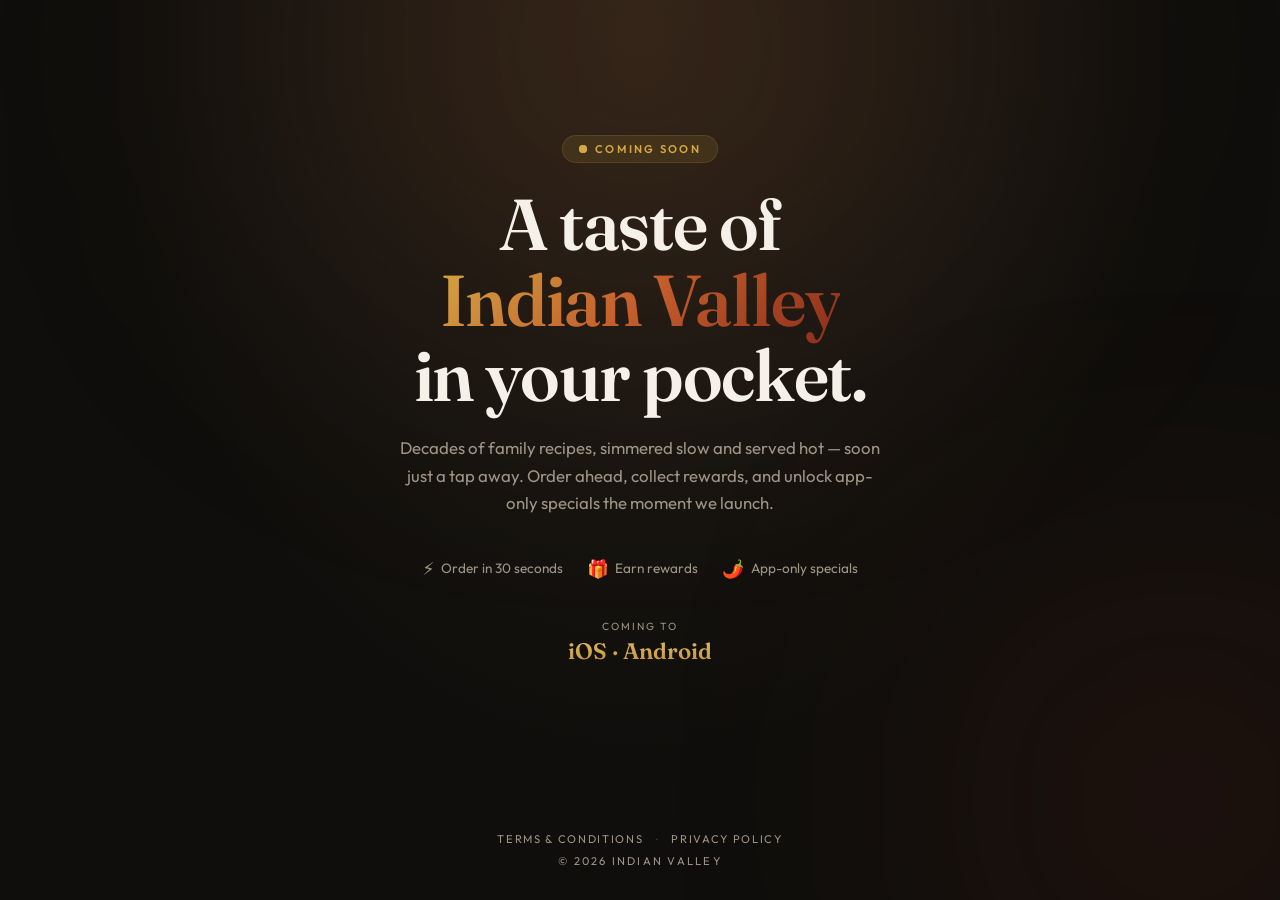
<file: index.html>
<!DOCTYPE html>
<html lang="en">
<head>
  <meta charset="UTF-8" />
  <meta name="viewport" content="width=device-width, initial-scale=1.0" />
  <title>Indian Valley — Download Our App</title>
  <meta name="description" content="Get the Indian Valley app. Order ahead, earn rewards, and enjoy app-only specials." />
  <meta property="og:title" content="Indian Valley App" />
  <meta property="og:description" content="Authentic Indian flavour, now in your pocket." />
  <link rel="preconnect" href="https://fonts.googleapis.com" />
  <link rel="preconnect" href="https://fonts.gstatic.com" crossorigin />
  <link href="https://fonts.googleapis.com/css2?family=Outfit:wght@300;400;500;600;700&family=Fraunces:ital,wght@0,500;0,600;0,700;1,500;1,600&display=swap" rel="stylesheet" />
  <link rel="stylesheet" href="styles.css" />
  <link rel="apple-touch-icon" sizes="180x180" href="/apple-touch-icon.png">
  <link rel="icon" type="image/png" sizes="32x32" href="/favicon-32x32.png">
  <link rel="icon" type="image/png" sizes="16x16" href="/favicon-16x16.png">
  <link rel="manifest" href="/site.webmanifest">
</head>
<body>

  <!-- ====== COMING SOON VIEW ====== -->
  <div id="coming-soon" class="view">
    <div class="ambient-glow glow-top-center"></div>
    <div class="ambient-glow glow-bottom-right"></div>

    <main class="hero">
      <div class="hero-content">
        <div class="pill">
          <span class="pulse-dot">
            <span class="pulse-dot-ring"></span>
            <span class="pulse-dot-core"></span>
          </span>
          Coming Soon
        </div>

        <h1>
          A taste of<br />
          <span class="text-gradient">Indian Valley</span><br />
          in your pocket.
        </h1>

        <p class="subtitle">
          Decades of family recipes, simmered slow and served hot — soon just a tap away.
          Order ahead, collect rewards, and unlock app-only specials the moment we launch.
        </p>

        <div class="features-strip">
          <div class="feature">
            <span class="feature-icon">⚡</span>
            <span>Order in 30 seconds</span>
          </div>
          <div class="feature">
            <span class="feature-icon">🎁</span>
            <span>Earn rewards</span>
          </div>
          <div class="feature">
            <span class="feature-icon">🌶️</span>
            <span>App-only specials</span>
          </div>
        </div>

        <div class="stores-preview">
          <span class="stores-label">Coming to</span>
          <span class="stores-platforms">iOS · Android</span>
        </div>
      </div>
    </main>

    <footer>
      <div class="footer-links">
        <a href="terms.html">Terms &amp; Conditions</a>
        <span class="footer-sep">·</span>
        <a href="privacy.html">Privacy Policy</a>
      </div>
      <p>&copy; <span id="year-cs"></span> Indian Valley</p>
    </footer>
  </div>

  <!-- ====== DOWNLOAD VIEW ====== -->
  <div id="download" class="view">
    <div class="ambient-glow glow-top-center"></div>
    <div class="ambient-glow glow-bottom-right"></div>

    <main class="hero">
      <div class="hero-content">
        <div class="pill pill-live">
          <span class="pulse-dot">
            <span class="pulse-dot-ring"></span>
            <span class="pulse-dot-core"></span>
          </span>
          Now Available
        </div>

        <h1>
          Your curry,<br />
          <span class="text-gradient"><i>faster.</i></span>
        </h1>

        <p class="subtitle">
          Download the Indian Valley app and skip the queue, earn rewards on every bite,
          and unlock dishes you won't find anywhere else.
        </p>

        <div class="store-buttons">
          <a href="#" id="btn-ios" class="store-btn" aria-label="Download on the App Store">
            <svg class="store-icon" viewBox="0 0 24 24" fill="currentColor" xmlns="http://www.w3.org/2000/svg"><path d="M18.71 19.5C17.88 20.74 17 21.95 15.66 21.97C14.32 21.99 13.89 21.18 12.37 21.18C10.84 21.18 10.37 21.95 9.1 21.99C7.79 22.03 6.8 20.68 5.96 19.47C4.25 16.97 2.94 12.45 4.7 9.39C5.57 7.87 7.13 6.91 8.82 6.89C10.1 6.87 11.32 7.75 12.11 7.75C12.89 7.75 14.37 6.68 15.92 6.84C16.57 6.87 18.39 7.1 19.56 8.82C19.47 8.88 17.39 10.1 17.41 12.63C17.44 15.65 20.06 16.66 20.09 16.67C20.06 16.74 19.67 18.11 18.71 19.5ZM13 3.5C13.73 2.67 14.94 2.04 15.94 2C16.07 3.17 15.6 4.35 14.9 5.19C14.21 6.04 13.07 6.7 11.95 6.61C11.8 5.46 12.36 4.26 13 3.5Z"/></svg>
            <div class="store-btn-text">
              <span class="store-btn-small">Download on the</span>
              <span class="store-btn-name">App Store</span>
            </div>
          </a>
          <a href="#" id="btn-android" class="store-btn" aria-label="Get it on Google Play">
            <svg class="store-icon" viewBox="0 0 24 24" fill="currentColor" xmlns="http://www.w3.org/2000/svg"><path d="M3.18 23.04C2.56 22.73 2.16 22.09 2.16 21.36V2.64C2.16 1.91 2.56 1.27 3.18 0.96L13.22 11.5L3.18 23.04ZM16.36 14.64L5.52 21.3L14.22 12.6L16.36 14.64ZM20.16 10.5C20.7 10.84 21.06 11.38 21.06 12C21.06 12.62 20.7 13.16 20.16 13.5L17.76 14.88L15.36 12.5L17.76 10.12L20.16 10.5ZM5.52 2.7L16.36 9.36L14.22 11.4L5.52 2.7Z"/></svg>
            <div class="store-btn-text">
              <span class="store-btn-small">Get it on</span>
              <span class="store-btn-name">Google Play</span>
            </div>
          </a>
        </div>

        <p id="redirect-msg" class="redirect-msg"></p>
      </div>
    </main>

    <footer>
      <div class="footer-links">
        <a href="terms.html">Terms &amp; Conditions</a>
        <span class="footer-sep">·</span>
        <a href="privacy.html">Privacy Policy</a>
      </div>
      <p>&copy; <span id="year-dl"></span> Indian Valley</p>
    </footer>
  </div>

  <script src="app.js"></script>
</body>
</html>
</file>
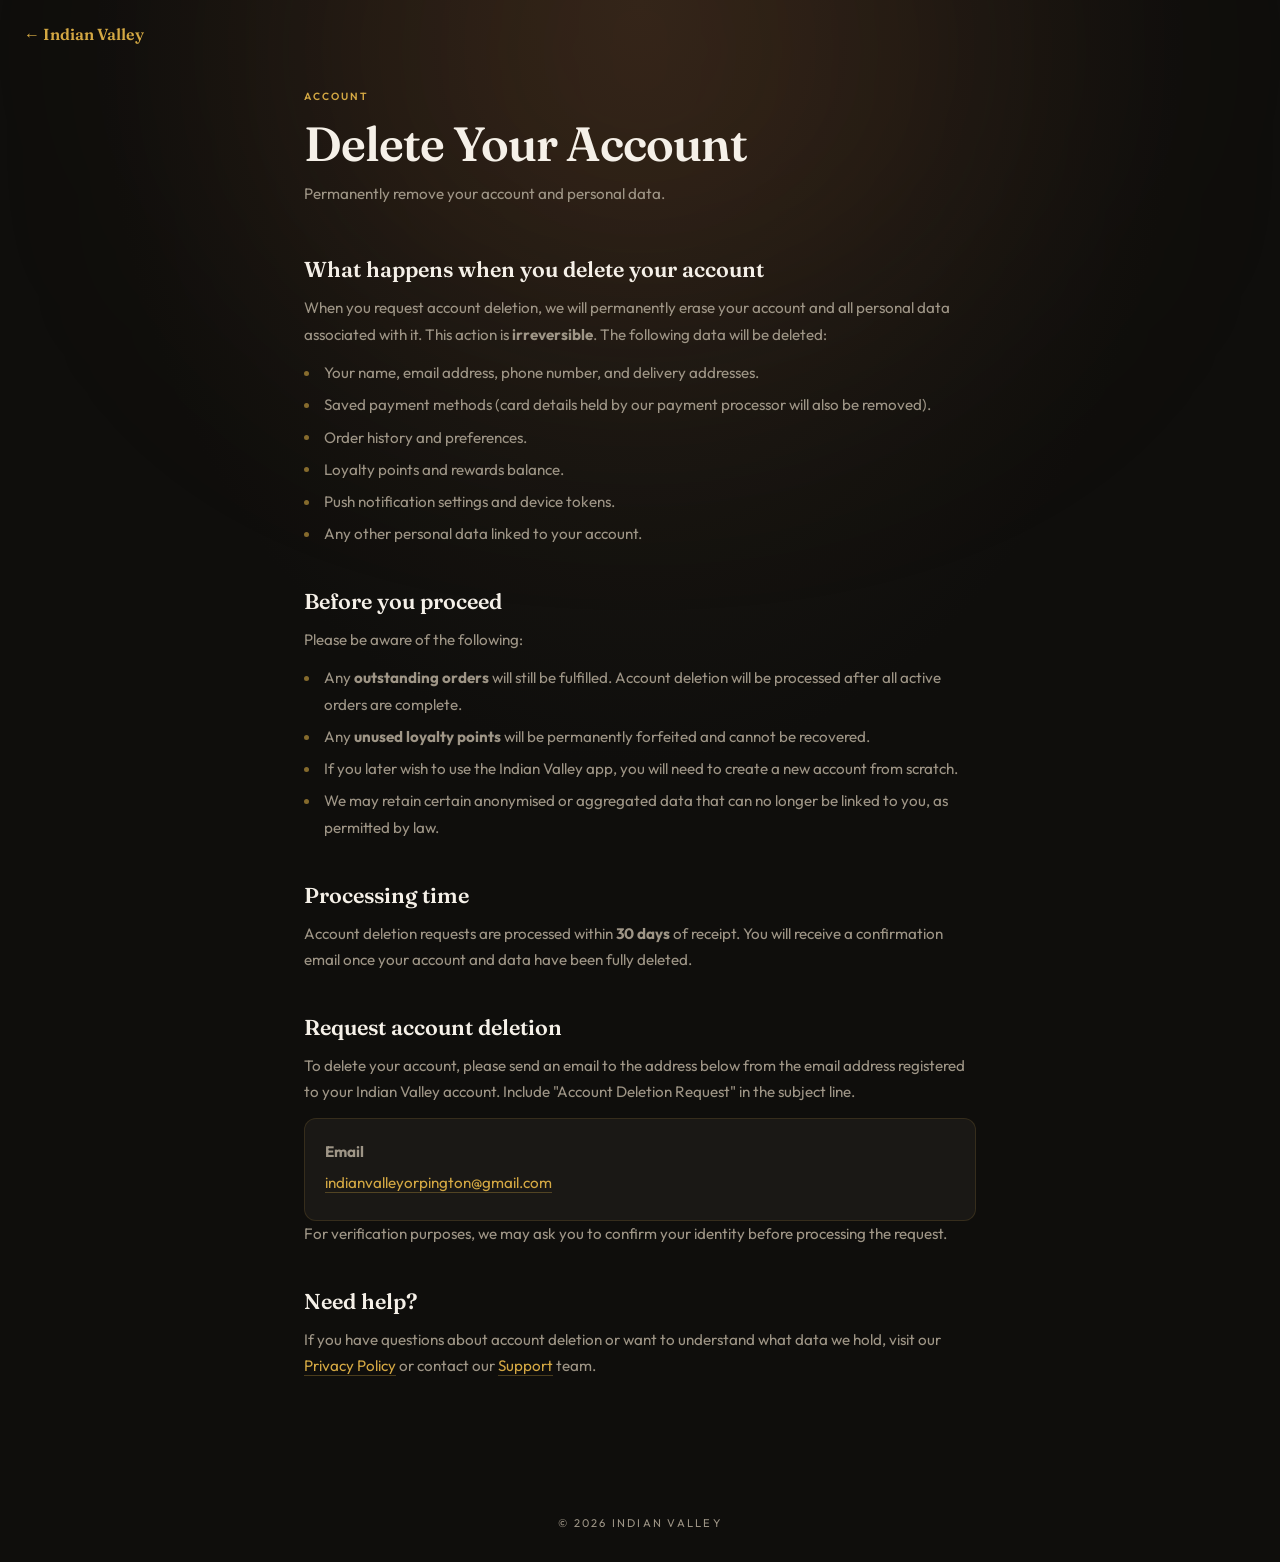
<file: delete-account.html>
<!DOCTYPE html>
<html lang="en">
<head>
  <meta charset="UTF-8" />
  <meta name="viewport" content="width=device-width, initial-scale=1.0" />
  <title>Delete Your Account — Indian Valley</title>
  <meta name="description" content="Request deletion of your Indian Valley app account and all associated personal data." />
  <link rel="preconnect" href="https://fonts.googleapis.com" />
  <link rel="preconnect" href="https://fonts.gstatic.com" crossorigin />
  <link href="https://fonts.googleapis.com/css2?family=Outfit:wght@300;400;500;600;700&family=Fraunces:ital,wght@0,500;0,600;0,700;1,500;1,600&display=swap" rel="stylesheet" />
  <link rel="stylesheet" href="styles.css" />
</head>
<body>

  <div class="legal-page">
    <div class="ambient-glow glow-top-center"></div>

    <nav class="legal-nav">
      <a href="index.html" class="legal-nav-brand">← Indian Valley</a>
    </nav>

    <article class="legal-content">
      <div class="legal-header">
        <span class="legal-label">Account</span>
        <h1>Delete Your Account</h1>
        <p class="legal-effective">Permanently remove your account and personal data.</p>
      </div>

      <section>
        <h2>What happens when you delete your account</h2>
        <p>When you request account deletion, we will permanently erase your account and all personal data associated with it. This action is <strong>irreversible</strong>. The following data will be deleted:</p>
        <ul>
          <li>Your name, email address, phone number, and delivery addresses.</li>
          <li>Saved payment methods (card details held by our payment processor will also be removed).</li>
          <li>Order history and preferences.</li>
          <li>Loyalty points and rewards balance.</li>
          <li>Push notification settings and device tokens.</li>
          <li>Any other personal data linked to your account.</li>
        </ul>
      </section>

      <section>
        <h2>Before you proceed</h2>
        <p>Please be aware of the following:</p>
        <ul>
          <li>Any <strong>outstanding orders</strong> will still be fulfilled. Account deletion will be processed after all active orders are complete.</li>
          <li>Any <strong>unused loyalty points</strong> will be permanently forfeited and cannot be recovered.</li>
          <li>If you later wish to use the Indian Valley app, you will need to create a new account from scratch.</li>
          <li>We may retain certain anonymised or aggregated data that can no longer be linked to you, as permitted by law.</li>
        </ul>
      </section>

      <section>
        <h2>Processing time</h2>
        <p>Account deletion requests are processed within <strong>30 days</strong> of receipt. You will receive a confirmation email once your account and data have been fully deleted.</p>
      </section>

      <section>
        <h2>Request account deletion</h2>
        <p>To delete your account, please send an email to the address below from the email address registered to your Indian Valley account. Include "Account Deletion Request" in the subject line.</p>
        <div class="contact-block">
          <p><strong>Email</strong></p>
          <p><a href="mailto:indianvalleyorpington@gmail.com?subject=Account%20Deletion%20Request">indianvalleyorpington@gmail.com</a></p>
        </div>
        <p>For verification purposes, we may ask you to confirm your identity before processing the request.</p>
      </section>

      <section>
        <h2>Need help?</h2>
        <p>If you have questions about account deletion or want to understand what data we hold, visit our <a href="privacy.html">Privacy Policy</a> or contact our <a href="support.html">Support</a> team.</p>
      </section>
    </article>

    <footer>
      <p>&copy; <span class="js-year"></span> Indian Valley</p>
    </footer>
  </div>

  <script>
    document.querySelectorAll('.js-year').forEach(el => el.textContent = new Date().getFullYear());
  </script>
</body>
</html>
</file>
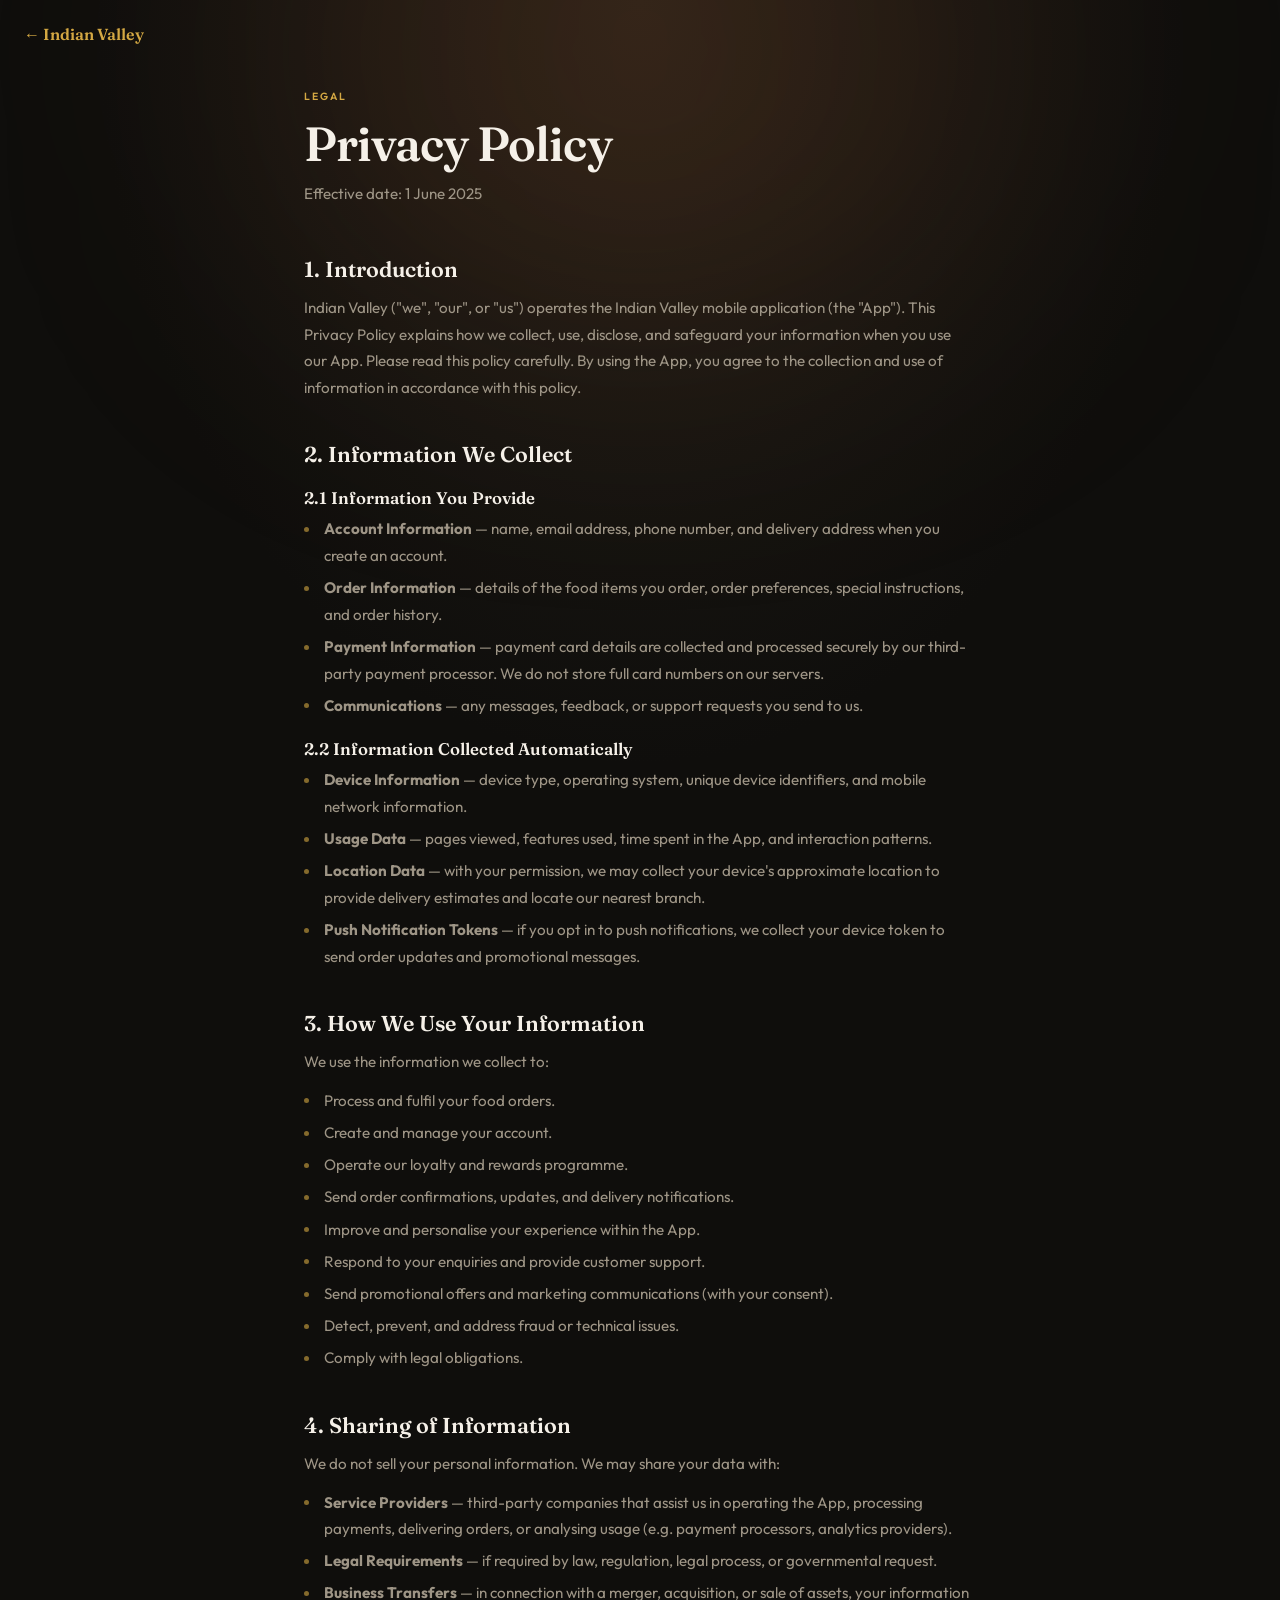
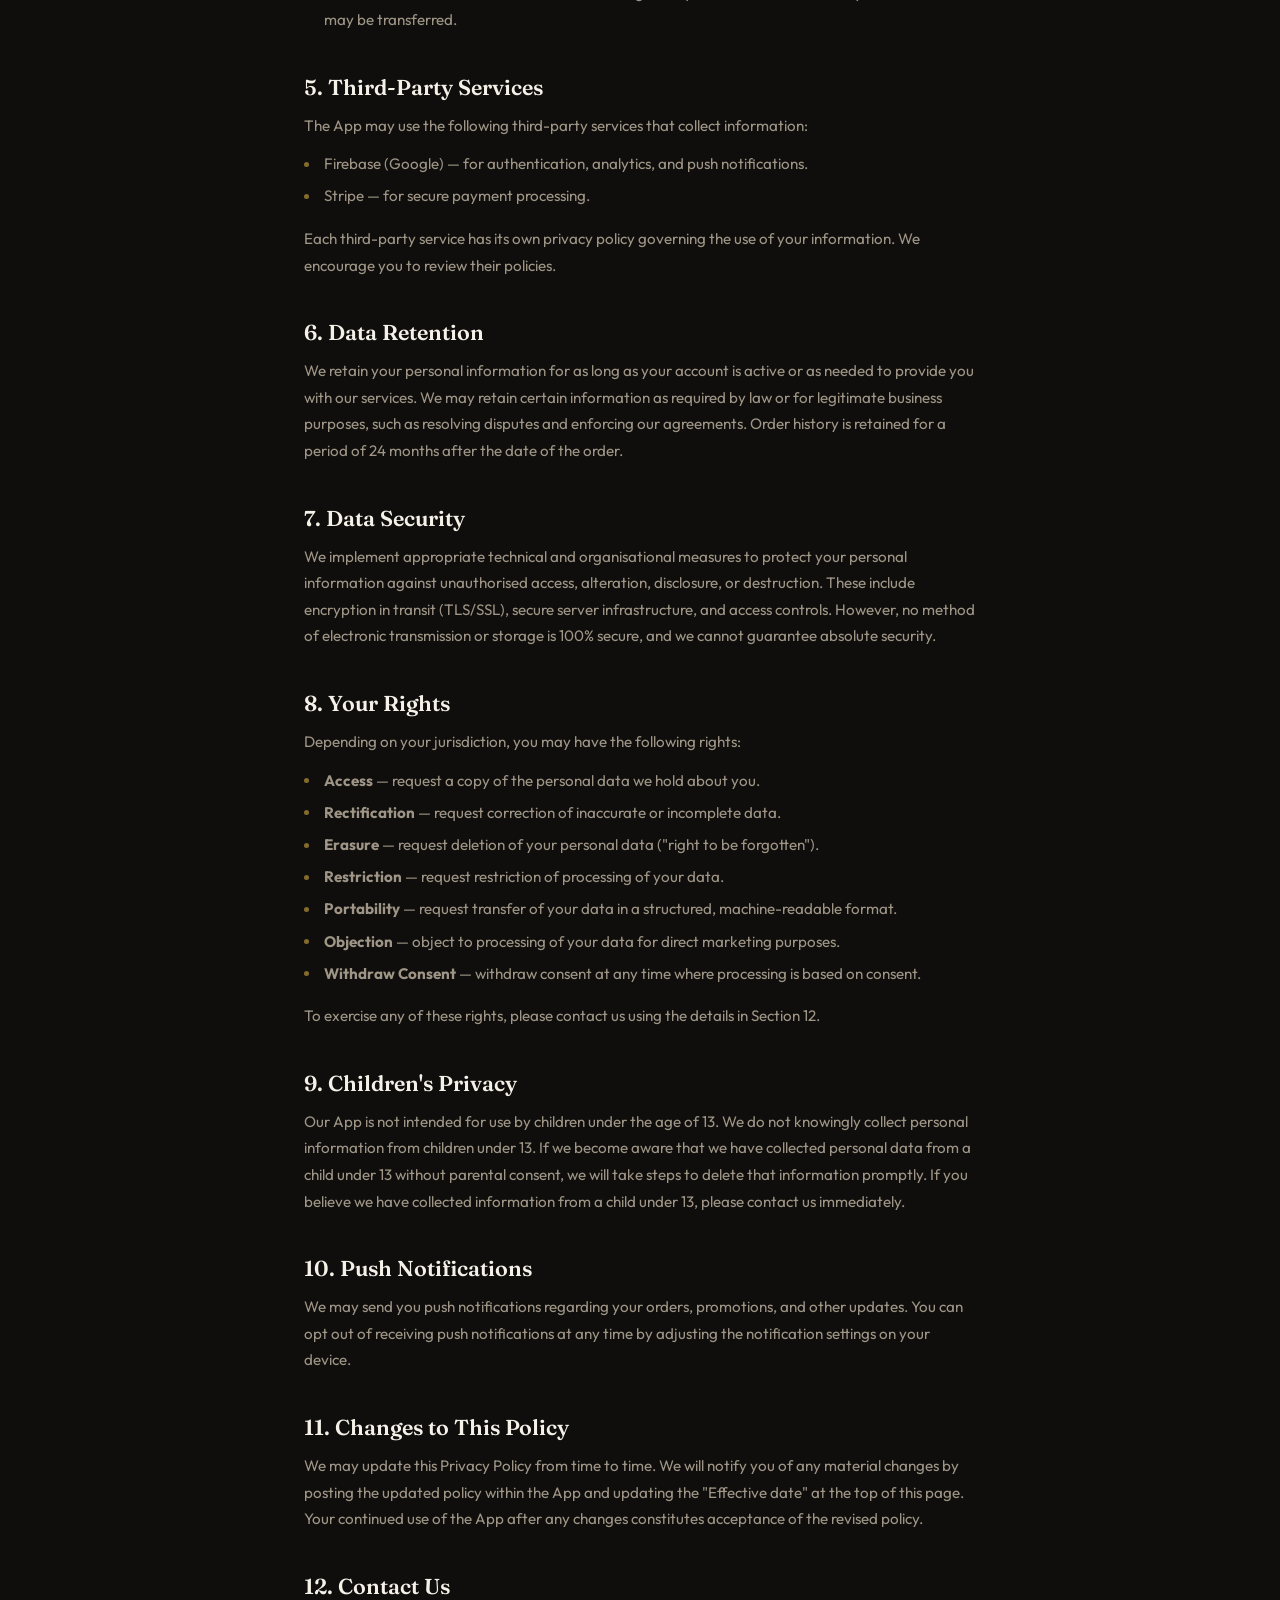
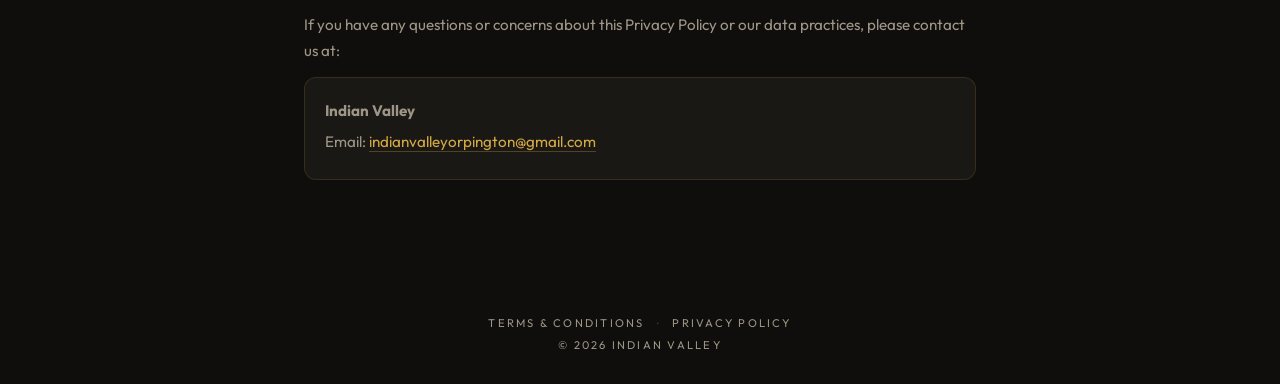
<file: privacy.html>
<!DOCTYPE html>
<html lang="en">
<head>
  <meta charset="UTF-8" />
  <meta name="viewport" content="width=device-width, initial-scale=1.0" />
  <title>Privacy Policy — Indian Valley</title>
  <meta name="description" content="Privacy Policy for the Indian Valley mobile application." />
  <link rel="preconnect" href="https://fonts.googleapis.com" />
  <link rel="preconnect" href="https://fonts.gstatic.com" crossorigin />
  <link href="https://fonts.googleapis.com/css2?family=Outfit:wght@300;400;500;600;700&family=Fraunces:ital,wght@0,500;0,600;0,700;1,500;1,600&display=swap" rel="stylesheet" />
  <link rel="stylesheet" href="styles.css" />
</head>
<body>

  <div class="legal-page">
    <div class="ambient-glow glow-top-center"></div>

    <nav class="legal-nav">
      <a href="index.html" class="legal-nav-brand">← Indian Valley</a>
    </nav>

    <article class="legal-content">
      <div class="legal-header">
        <span class="legal-label">Legal</span>
        <h1>Privacy Policy</h1>
        <p class="legal-effective">Effective date: 1 June 2025</p>
      </div>

      <section>
        <h2>1. Introduction</h2>
        <p>Indian Valley ("we", "our", or "us") operates the Indian Valley mobile application (the "App"). This Privacy Policy explains how we collect, use, disclose, and safeguard your information when you use our App. Please read this policy carefully. By using the App, you agree to the collection and use of information in accordance with this policy.</p>
      </section>

      <section>
        <h2>2. Information We Collect</h2>

        <h3>2.1 Information You Provide</h3>
        <ul>
          <li><strong>Account Information</strong> — name, email address, phone number, and delivery address when you create an account.</li>
          <li><strong>Order Information</strong> — details of the food items you order, order preferences, special instructions, and order history.</li>
          <li><strong>Payment Information</strong> — payment card details are collected and processed securely by our third-party payment processor. We do not store full card numbers on our servers.</li>
          <li><strong>Communications</strong> — any messages, feedback, or support requests you send to us.</li>
        </ul>

        <h3>2.2 Information Collected Automatically</h3>
        <ul>
          <li><strong>Device Information</strong> — device type, operating system, unique device identifiers, and mobile network information.</li>
          <li><strong>Usage Data</strong> — pages viewed, features used, time spent in the App, and interaction patterns.</li>
          <li><strong>Location Data</strong> — with your permission, we may collect your device's approximate location to provide delivery estimates and locate our nearest branch.</li>
          <li><strong>Push Notification Tokens</strong> — if you opt in to push notifications, we collect your device token to send order updates and promotional messages.</li>
        </ul>
      </section>

      <section>
        <h2>3. How We Use Your Information</h2>
        <p>We use the information we collect to:</p>
        <ul>
          <li>Process and fulfil your food orders.</li>
          <li>Create and manage your account.</li>
          <li>Operate our loyalty and rewards programme.</li>
          <li>Send order confirmations, updates, and delivery notifications.</li>
          <li>Improve and personalise your experience within the App.</li>
          <li>Respond to your enquiries and provide customer support.</li>
          <li>Send promotional offers and marketing communications (with your consent).</li>
          <li>Detect, prevent, and address fraud or technical issues.</li>
          <li>Comply with legal obligations.</li>
        </ul>
      </section>

      <section>
        <h2>4. Sharing of Information</h2>
        <p>We do not sell your personal information. We may share your data with:</p>
        <ul>
          <li><strong>Service Providers</strong> — third-party companies that assist us in operating the App, processing payments, delivering orders, or analysing usage (e.g. payment processors, analytics providers).</li>
          <li><strong>Legal Requirements</strong> — if required by law, regulation, legal process, or governmental request.</li>
          <li><strong>Business Transfers</strong> — in connection with a merger, acquisition, or sale of assets, your information may be transferred.</li>
        </ul>
      </section>

      <section>
        <h2>5. Third-Party Services</h2>
        <p>The App may use the following third-party services that collect information:</p>
        <ul>
          <li>Firebase (Google) — for authentication, analytics, and push notifications.</li>
          <li>Stripe — for secure payment processing.</li>
        </ul>
        <p>Each third-party service has its own privacy policy governing the use of your information. We encourage you to review their policies.</p>
      </section>

      <section>
        <h2>6. Data Retention</h2>
        <p>We retain your personal information for as long as your account is active or as needed to provide you with our services. We may retain certain information as required by law or for legitimate business purposes, such as resolving disputes and enforcing our agreements. Order history is retained for a period of 24 months after the date of the order.</p>
      </section>

      <section>
        <h2>7. Data Security</h2>
        <p>We implement appropriate technical and organisational measures to protect your personal information against unauthorised access, alteration, disclosure, or destruction. These include encryption in transit (TLS/SSL), secure server infrastructure, and access controls. However, no method of electronic transmission or storage is 100% secure, and we cannot guarantee absolute security.</p>
      </section>

      <section>
        <h2>8. Your Rights</h2>
        <p>Depending on your jurisdiction, you may have the following rights:</p>
        <ul>
          <li><strong>Access</strong> — request a copy of the personal data we hold about you.</li>
          <li><strong>Rectification</strong> — request correction of inaccurate or incomplete data.</li>
          <li><strong>Erasure</strong> — request deletion of your personal data ("right to be forgotten").</li>
          <li><strong>Restriction</strong> — request restriction of processing of your data.</li>
          <li><strong>Portability</strong> — request transfer of your data in a structured, machine-readable format.</li>
          <li><strong>Objection</strong> — object to processing of your data for direct marketing purposes.</li>
          <li><strong>Withdraw Consent</strong> — withdraw consent at any time where processing is based on consent.</li>
        </ul>
        <p>To exercise any of these rights, please contact us using the details in Section 12.</p>
      </section>

      <section>
        <h2>9. Children's Privacy</h2>
        <p>Our App is not intended for use by children under the age of 13. We do not knowingly collect personal information from children under 13. If we become aware that we have collected personal data from a child under 13 without parental consent, we will take steps to delete that information promptly. If you believe we have collected information from a child under 13, please contact us immediately.</p>
      </section>

      <section>
        <h2>10. Push Notifications</h2>
        <p>We may send you push notifications regarding your orders, promotions, and other updates. You can opt out of receiving push notifications at any time by adjusting the notification settings on your device.</p>
      </section>

      <section>
        <h2>11. Changes to This Policy</h2>
        <p>We may update this Privacy Policy from time to time. We will notify you of any material changes by posting the updated policy within the App and updating the "Effective date" at the top of this page. Your continued use of the App after any changes constitutes acceptance of the revised policy.</p>
      </section>

      <section>
        <h2>12. Contact Us</h2>
        <p>If you have any questions or concerns about this Privacy Policy or our data practices, please contact us at:</p>
        <div class="contact-block">
          <p><strong>Indian Valley</strong></p>
          <p>Email: <a href="mailto:indianvalleyorpington@gmail.com">indianvalleyorpington@gmail.com</a></p>
        </div>
      </section>
    </article>

    <footer>
      <div class="legal-footer-links">
        <a href="terms.html">Terms &amp; Conditions</a>
        <span class="footer-sep">·</span>
        <a href="privacy.html">Privacy Policy</a>
      </div>
      <p>&copy; <span class="js-year"></span> Indian Valley</p>
    </footer>
  </div>

  <script>
    document.querySelectorAll('.js-year').forEach(el => el.textContent = new Date().getFullYear());
  </script>
</body>
</html>
</file>
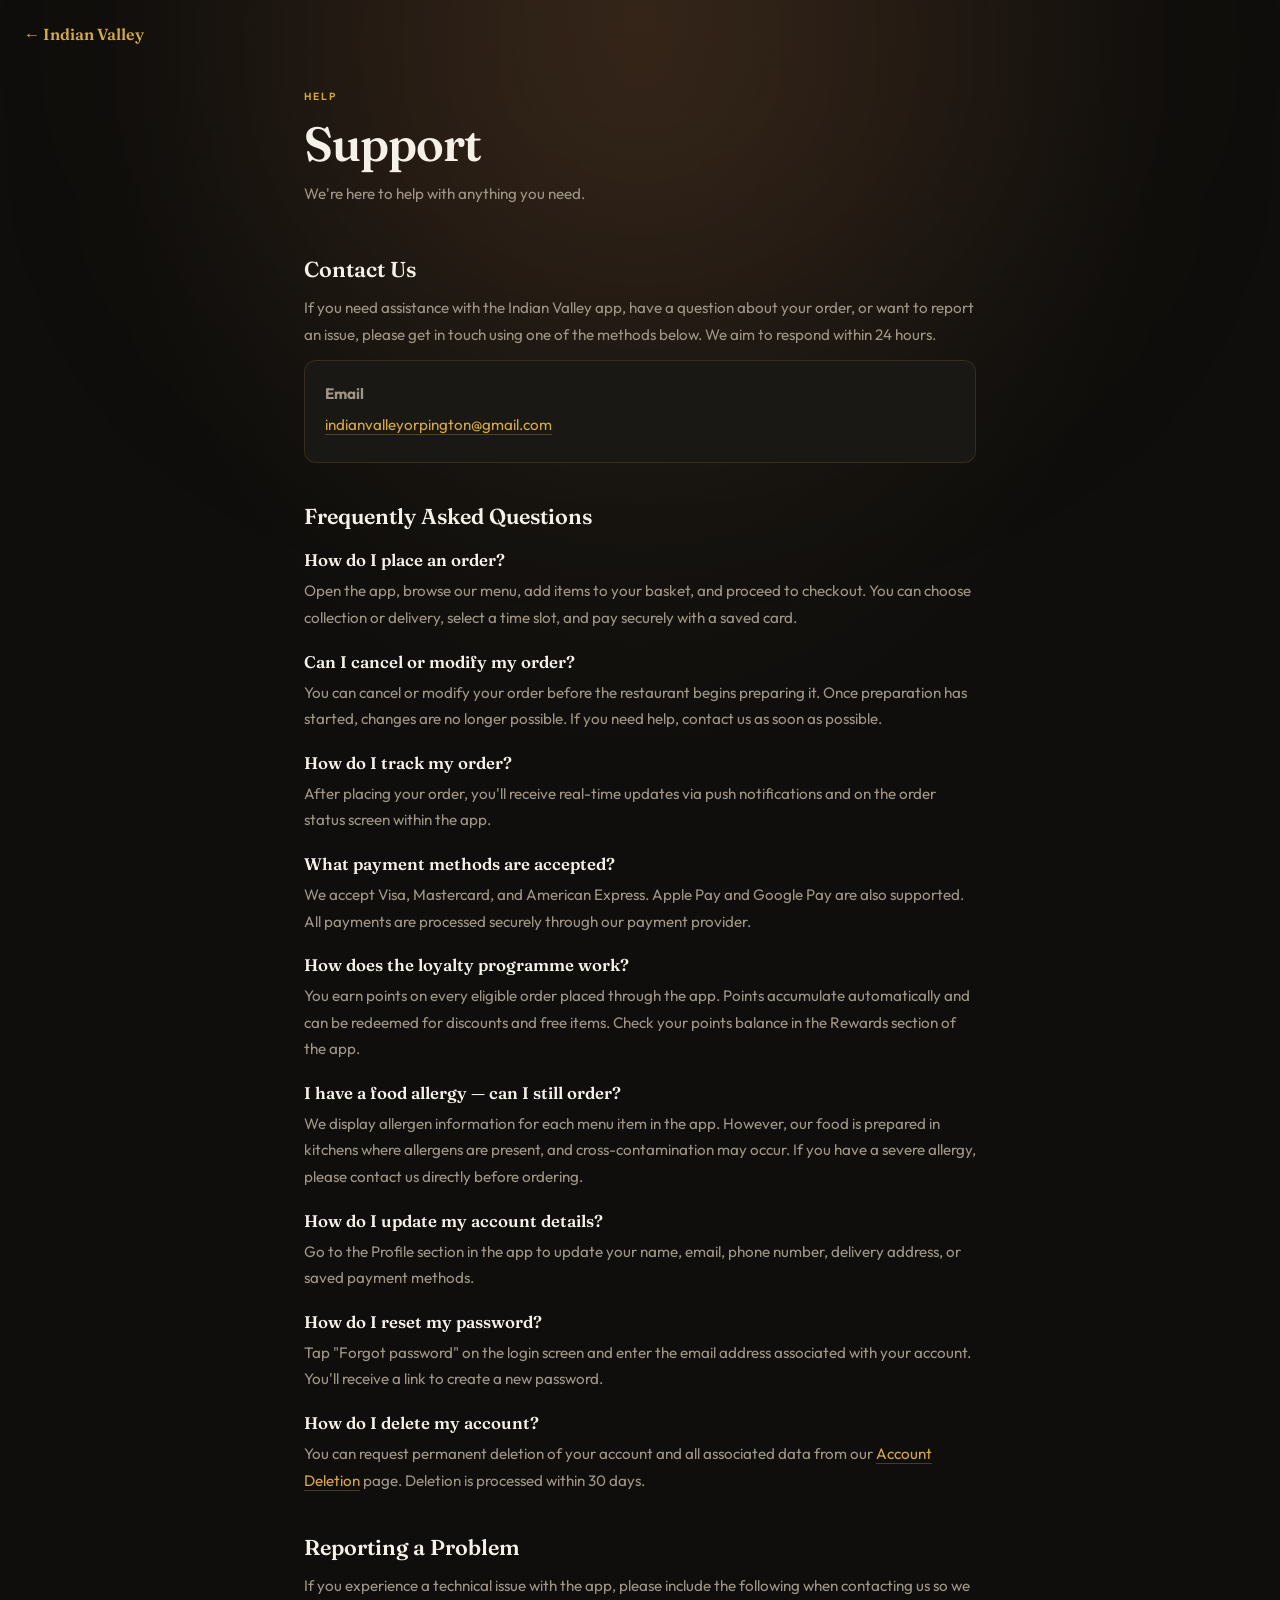
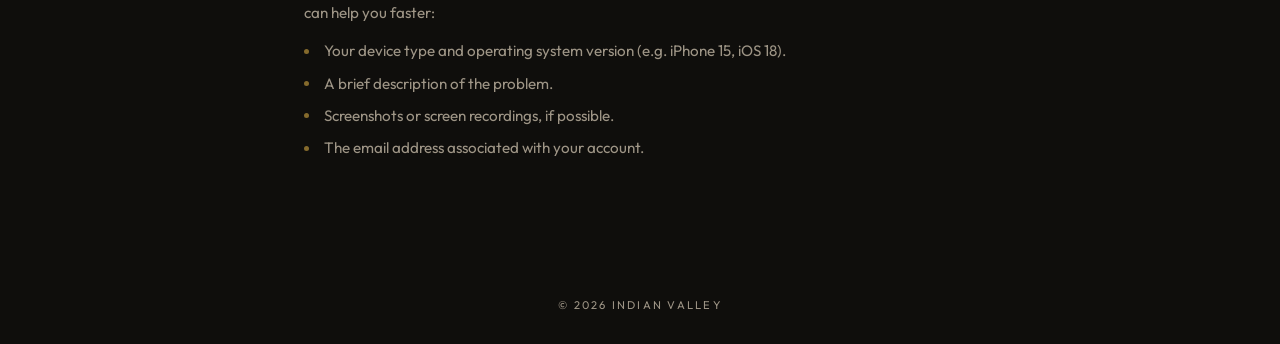
<file: support.html>
<!DOCTYPE html>
<html lang="en">
<head>
  <meta charset="UTF-8" />
  <meta name="viewport" content="width=device-width, initial-scale=1.0" />
  <title>Support — Indian Valley</title>
  <meta name="description" content="Get help with the Indian Valley app. Contact our support team or find answers to common questions." />
  <link rel="preconnect" href="https://fonts.googleapis.com" />
  <link rel="preconnect" href="https://fonts.gstatic.com" crossorigin />
  <link href="https://fonts.googleapis.com/css2?family=Outfit:wght@300;400;500;600;700&family=Fraunces:ital,wght@0,500;0,600;0,700;1,500;1,600&display=swap" rel="stylesheet" />
  <link rel="stylesheet" href="styles.css" />
</head>
<body>

  <div class="legal-page">
    <div class="ambient-glow glow-top-center"></div>

    <nav class="legal-nav">
      <a href="index.html" class="legal-nav-brand">← Indian Valley</a>
    </nav>

    <article class="legal-content">
      <div class="legal-header">
        <span class="legal-label">Help</span>
        <h1>Support</h1>
        <p class="legal-effective">We're here to help with anything you need.</p>
      </div>

      <!-- Contact -->
      <section>
        <h2>Contact Us</h2>
        <p>If you need assistance with the Indian Valley app, have a question about your order, or want to report an issue, please get in touch using one of the methods below. We aim to respond within 24 hours.</p>
        <div class="contact-block">
          <p><strong>Email</strong></p>
          <p><a href="mailto:indianvalleyorpington@gmail.com">indianvalleyorpington@gmail.com</a></p>
        </div>
      </section>

      <!-- FAQs -->
      <section>
        <h2>Frequently Asked Questions</h2>

        <h3>How do I place an order?</h3>
        <p>Open the app, browse our menu, add items to your basket, and proceed to checkout. You can choose collection or delivery, select a time slot, and pay securely with a saved card.</p>

        <h3>Can I cancel or modify my order?</h3>
        <p>You can cancel or modify your order before the restaurant begins preparing it. Once preparation has started, changes are no longer possible. If you need help, contact us as soon as possible.</p>

        <h3>How do I track my order?</h3>
        <p>After placing your order, you'll receive real-time updates via push notifications and on the order status screen within the app.</p>

        <h3>What payment methods are accepted?</h3>
        <p>We accept Visa, Mastercard, and American Express. Apple Pay and Google Pay are also supported. All payments are processed securely through our payment provider.</p>

        <h3>How does the loyalty programme work?</h3>
        <p>You earn points on every eligible order placed through the app. Points accumulate automatically and can be redeemed for discounts and free items. Check your points balance in the Rewards section of the app.</p>

        <h3>I have a food allergy — can I still order?</h3>
        <p>We display allergen information for each menu item in the app. However, our food is prepared in kitchens where allergens are present, and cross-contamination may occur. If you have a severe allergy, please contact us directly before ordering.</p>

        <h3>How do I update my account details?</h3>
        <p>Go to the Profile section in the app to update your name, email, phone number, delivery address, or saved payment methods.</p>

        <h3>How do I reset my password?</h3>
        <p>Tap "Forgot password" on the login screen and enter the email address associated with your account. You'll receive a link to create a new password.</p>

        <h3>How do I delete my account?</h3>
        <p>You can request permanent deletion of your account and all associated data from our <a href="delete-account.html">Account Deletion</a> page. Deletion is processed within 30 days.</p>
      </section>

      <!-- Reporting issues -->
      <section>
        <h2>Reporting a Problem</h2>
        <p>If you experience a technical issue with the app, please include the following when contacting us so we can help you faster:</p>
        <ul>
          <li>Your device type and operating system version (e.g. iPhone 15, iOS 18).</li>
          <li>A brief description of the problem.</li>
          <li>Screenshots or screen recordings, if possible.</li>
          <li>The email address associated with your account.</li>
        </ul>
      </section>
    </article>

    <footer>
      <p>&copy; <span class="js-year"></span> Indian Valley</p>
    </footer>
  </div>

  <script>
    document.querySelectorAll('.js-year').forEach(el => el.textContent = new Date().getFullYear());
  </script>
</body>
</html>
</file>
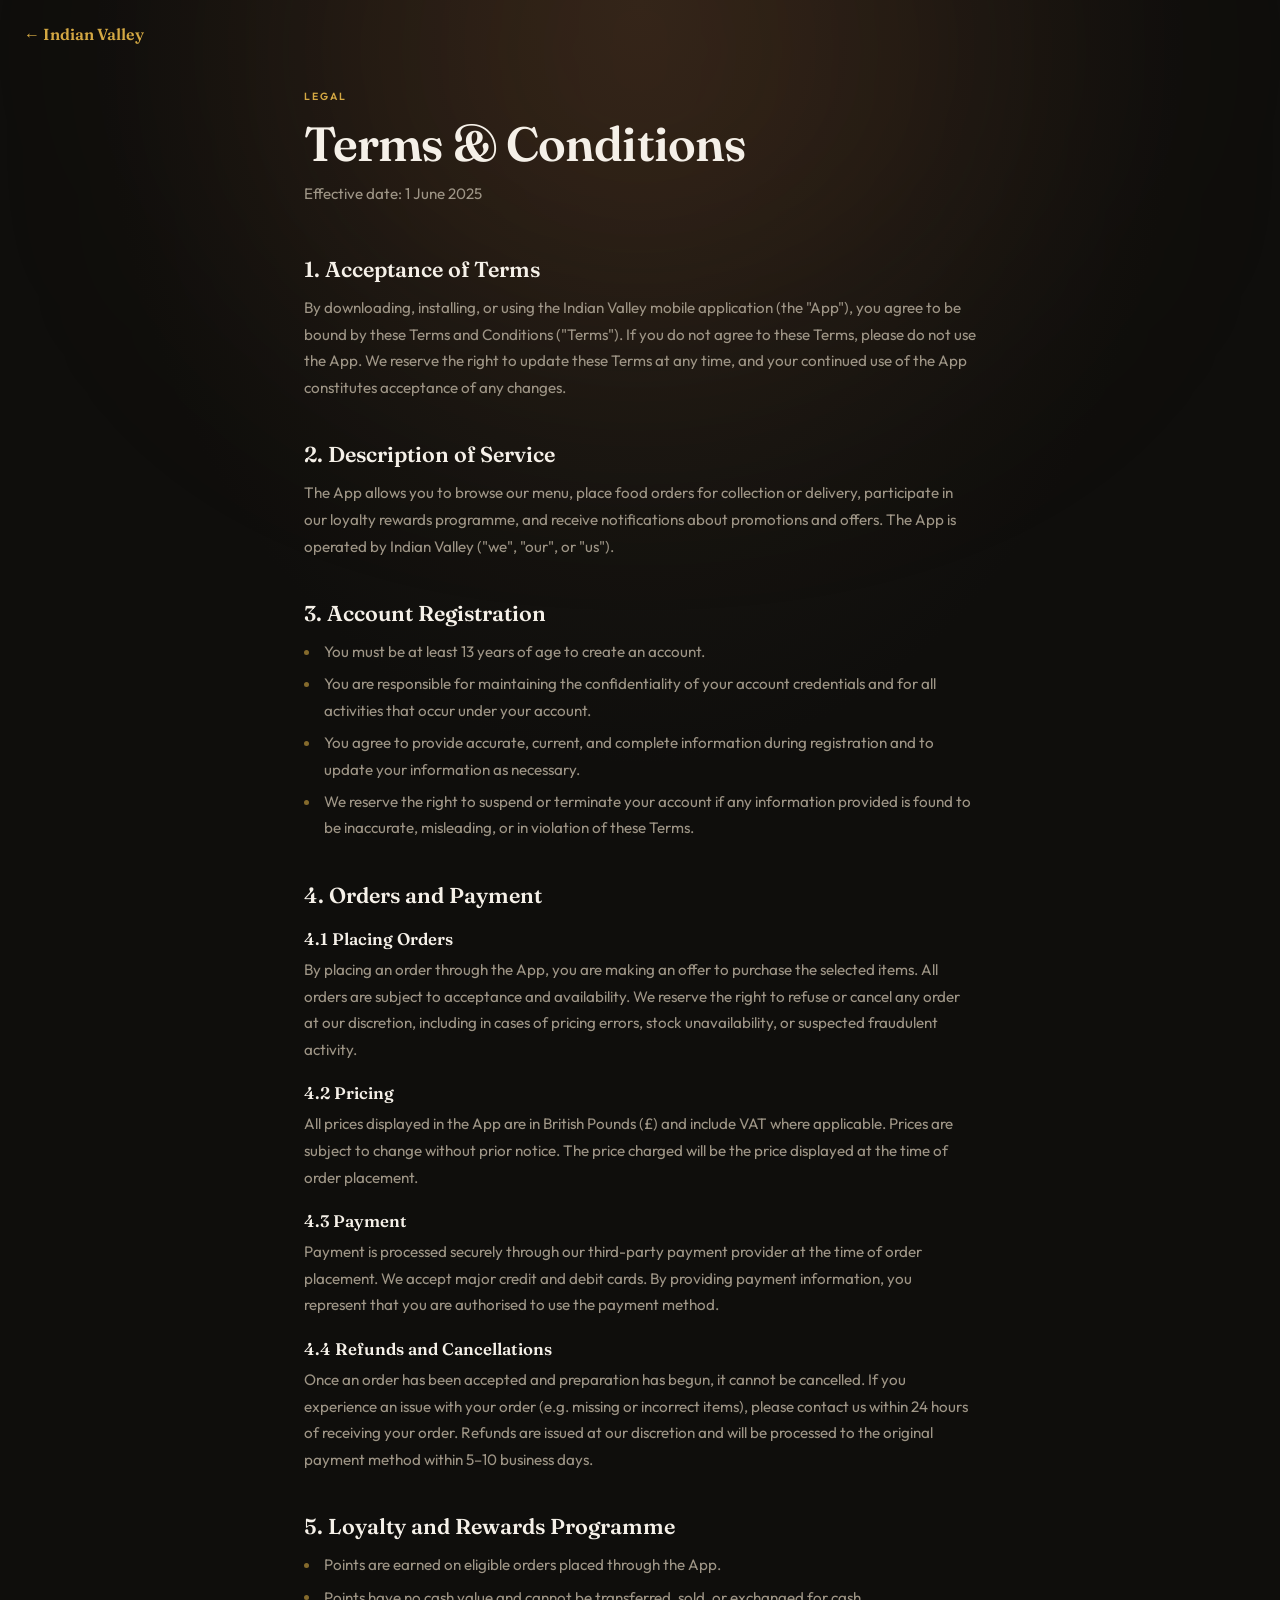
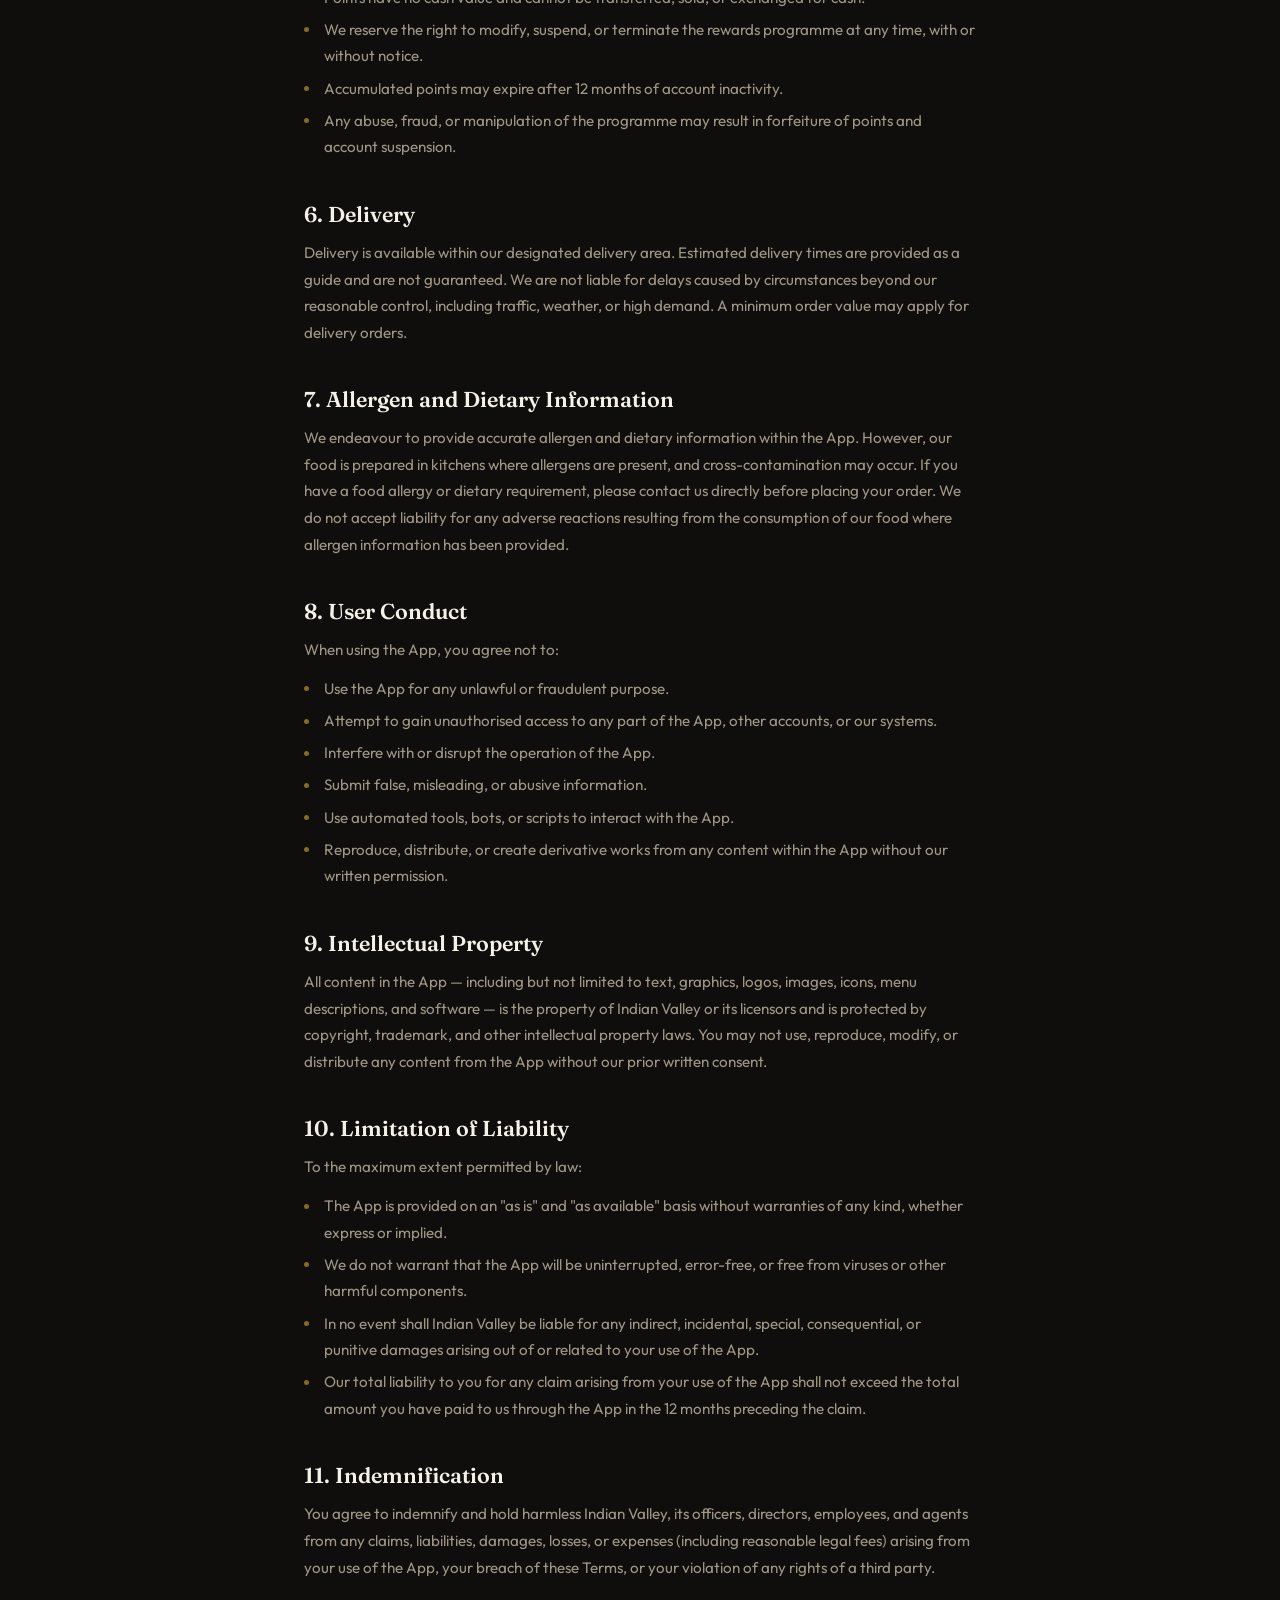
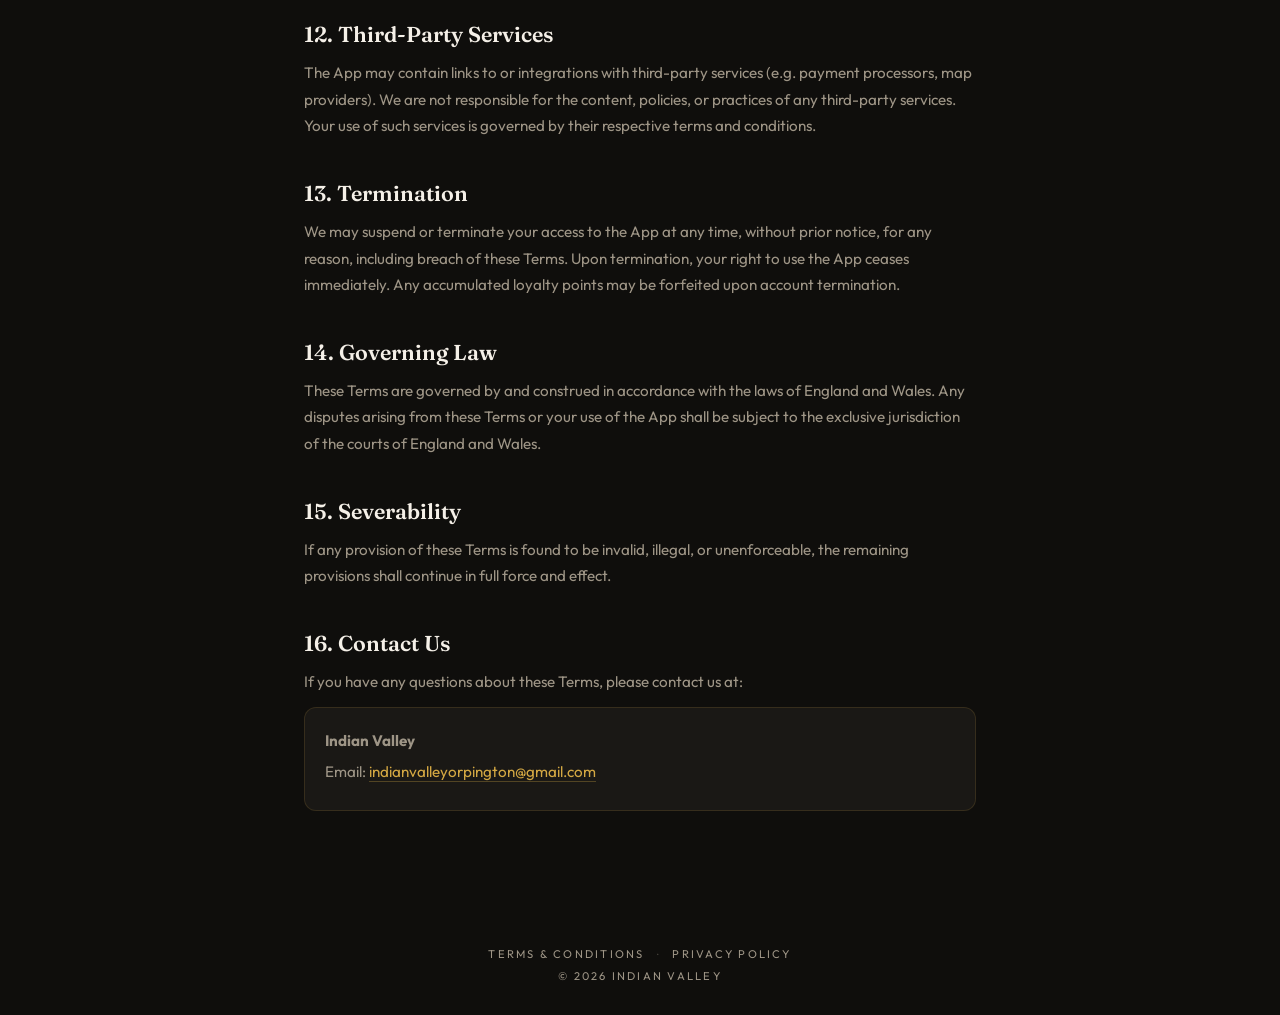
<file: terms.html>
<!DOCTYPE html>
<html lang="en">
<head>
  <meta charset="UTF-8" />
  <meta name="viewport" content="width=device-width, initial-scale=1.0" />
  <title>Terms &amp; Conditions — Indian Valley</title>
  <meta name="description" content="Terms and Conditions for the Indian Valley mobile application." />
  <link rel="preconnect" href="https://fonts.googleapis.com" />
  <link rel="preconnect" href="https://fonts.gstatic.com" crossorigin />
  <link href="https://fonts.googleapis.com/css2?family=Outfit:wght@300;400;500;600;700&family=Fraunces:ital,wght@0,500;0,600;0,700;1,500;1,600&display=swap" rel="stylesheet" />
  <link rel="stylesheet" href="styles.css" />
</head>
<body>

  <div class="legal-page">
    <div class="ambient-glow glow-top-center"></div>

    <nav class="legal-nav">
      <a href="index.html" class="legal-nav-brand">← Indian Valley</a>
    </nav>

    <article class="legal-content">
      <div class="legal-header">
        <span class="legal-label">Legal</span>
        <h1>Terms &amp; Conditions</h1>
        <p class="legal-effective">Effective date: 1 June 2025</p>
      </div>

      <section>
        <h2>1. Acceptance of Terms</h2>
        <p>By downloading, installing, or using the Indian Valley mobile application (the "App"), you agree to be bound by these Terms and Conditions ("Terms"). If you do not agree to these Terms, please do not use the App. We reserve the right to update these Terms at any time, and your continued use of the App constitutes acceptance of any changes.</p>
      </section>

      <section>
        <h2>2. Description of Service</h2>
        <p>The App allows you to browse our menu, place food orders for collection or delivery, participate in our loyalty rewards programme, and receive notifications about promotions and offers. The App is operated by Indian Valley ("we", "our", or "us").</p>
      </section>

      <section>
        <h2>3. Account Registration</h2>
        <ul>
          <li>You must be at least 13 years of age to create an account.</li>
          <li>You are responsible for maintaining the confidentiality of your account credentials and for all activities that occur under your account.</li>
          <li>You agree to provide accurate, current, and complete information during registration and to update your information as necessary.</li>
          <li>We reserve the right to suspend or terminate your account if any information provided is found to be inaccurate, misleading, or in violation of these Terms.</li>
        </ul>
      </section>

      <section>
        <h2>4. Orders and Payment</h2>

        <h3>4.1 Placing Orders</h3>
        <p>By placing an order through the App, you are making an offer to purchase the selected items. All orders are subject to acceptance and availability. We reserve the right to refuse or cancel any order at our discretion, including in cases of pricing errors, stock unavailability, or suspected fraudulent activity.</p>

        <h3>4.2 Pricing</h3>
        <p>All prices displayed in the App are in British Pounds (£) and include VAT where applicable. Prices are subject to change without prior notice. The price charged will be the price displayed at the time of order placement.</p>

        <h3>4.3 Payment</h3>
        <p>Payment is processed securely through our third-party payment provider at the time of order placement. We accept major credit and debit cards. By providing payment information, you represent that you are authorised to use the payment method.</p>

        <h3>4.4 Refunds and Cancellations</h3>
        <p>Once an order has been accepted and preparation has begun, it cannot be cancelled. If you experience an issue with your order (e.g. missing or incorrect items), please contact us within 24 hours of receiving your order. Refunds are issued at our discretion and will be processed to the original payment method within 5–10 business days.</p>
      </section>

      <section>
        <h2>5. Loyalty and Rewards Programme</h2>
        <ul>
          <li>Points are earned on eligible orders placed through the App.</li>
          <li>Points have no cash value and cannot be transferred, sold, or exchanged for cash.</li>
          <li>We reserve the right to modify, suspend, or terminate the rewards programme at any time, with or without notice.</li>
          <li>Accumulated points may expire after 12 months of account inactivity.</li>
          <li>Any abuse, fraud, or manipulation of the programme may result in forfeiture of points and account suspension.</li>
        </ul>
      </section>

      <section>
        <h2>6. Delivery</h2>
        <p>Delivery is available within our designated delivery area. Estimated delivery times are provided as a guide and are not guaranteed. We are not liable for delays caused by circumstances beyond our reasonable control, including traffic, weather, or high demand. A minimum order value may apply for delivery orders.</p>
      </section>

      <section>
        <h2>7. Allergen and Dietary Information</h2>
        <p>We endeavour to provide accurate allergen and dietary information within the App. However, our food is prepared in kitchens where allergens are present, and cross-contamination may occur. If you have a food allergy or dietary requirement, please contact us directly before placing your order. We do not accept liability for any adverse reactions resulting from the consumption of our food where allergen information has been provided.</p>
      </section>

      <section>
        <h2>8. User Conduct</h2>
        <p>When using the App, you agree not to:</p>
        <ul>
          <li>Use the App for any unlawful or fraudulent purpose.</li>
          <li>Attempt to gain unauthorised access to any part of the App, other accounts, or our systems.</li>
          <li>Interfere with or disrupt the operation of the App.</li>
          <li>Submit false, misleading, or abusive information.</li>
          <li>Use automated tools, bots, or scripts to interact with the App.</li>
          <li>Reproduce, distribute, or create derivative works from any content within the App without our written permission.</li>
        </ul>
      </section>

      <section>
        <h2>9. Intellectual Property</h2>
        <p>All content in the App — including but not limited to text, graphics, logos, images, icons, menu descriptions, and software — is the property of Indian Valley or its licensors and is protected by copyright, trademark, and other intellectual property laws. You may not use, reproduce, modify, or distribute any content from the App without our prior written consent.</p>
      </section>

      <section>
        <h2>10. Limitation of Liability</h2>
        <p>To the maximum extent permitted by law:</p>
        <ul>
          <li>The App is provided on an "as is" and "as available" basis without warranties of any kind, whether express or implied.</li>
          <li>We do not warrant that the App will be uninterrupted, error-free, or free from viruses or other harmful components.</li>
          <li>In no event shall Indian Valley be liable for any indirect, incidental, special, consequential, or punitive damages arising out of or related to your use of the App.</li>
          <li>Our total liability to you for any claim arising from your use of the App shall not exceed the total amount you have paid to us through the App in the 12 months preceding the claim.</li>
        </ul>
      </section>

      <section>
        <h2>11. Indemnification</h2>
        <p>You agree to indemnify and hold harmless Indian Valley, its officers, directors, employees, and agents from any claims, liabilities, damages, losses, or expenses (including reasonable legal fees) arising from your use of the App, your breach of these Terms, or your violation of any rights of a third party.</p>
      </section>

      <section>
        <h2>12. Third-Party Services</h2>
        <p>The App may contain links to or integrations with third-party services (e.g. payment processors, map providers). We are not responsible for the content, policies, or practices of any third-party services. Your use of such services is governed by their respective terms and conditions.</p>
      </section>

      <section>
        <h2>13. Termination</h2>
        <p>We may suspend or terminate your access to the App at any time, without prior notice, for any reason, including breach of these Terms. Upon termination, your right to use the App ceases immediately. Any accumulated loyalty points may be forfeited upon account termination.</p>
      </section>

      <section>
        <h2>14. Governing Law</h2>
        <p>These Terms are governed by and construed in accordance with the laws of England and Wales. Any disputes arising from these Terms or your use of the App shall be subject to the exclusive jurisdiction of the courts of England and Wales.</p>
      </section>

      <section>
        <h2>15. Severability</h2>
        <p>If any provision of these Terms is found to be invalid, illegal, or unenforceable, the remaining provisions shall continue in full force and effect.</p>
      </section>

      <section>
        <h2>16. Contact Us</h2>
        <p>If you have any questions about these Terms, please contact us at:</p>
        <div class="contact-block">
          <p><strong>Indian Valley</strong></p>
          <p>Email: <a href="mailto:indianvalleyorpington@gmail.com">indianvalleyorpington@gmail.com</a></p>
        </div>
      </section>
    </article>

    <footer>
      <div class="legal-footer-links">
        <a href="terms.html">Terms &amp; Conditions</a>
        <span class="footer-sep">·</span>
        <a href="privacy.html">Privacy Policy</a>
      </div>
      <p>&copy; <span class="js-year"></span> Indian Valley</p>
    </footer>
  </div>

  <script>
    document.querySelectorAll('.js-year').forEach(el => el.textContent = new Date().getFullYear());
  </script>
</body>
</html>
</file>
<file: styles.css>
/* ========================================
   Indian Valley — App Landing Page
   ======================================== */

*,
*::before,
*::after {
  margin: 0;
  padding: 0;
  box-sizing: border-box;
}

:root {
  /* Palette */
  --bg: #0f0e0c;
  --bg-card: #1a1815;
  --fg: #f5f0e8;
  --fg-muted: #9e9586;
  --primary: #d4a843;
  --primary-dim: rgba(212, 168, 67, 0.12);
  --accent: #c45e2c;
  --border: rgba(212, 168, 67, 0.15);

  /* Gradient */
  --gradient-ember: linear-gradient(135deg, #d4a843, #c45e2c, #8b2d1a);
  --gradient-gold: linear-gradient(180deg, #e0be6a, #c49032);

  /* Glow */
  --glow-ember: 0 30px 80px -20px rgba(196, 94, 44, 0.35);

  /* Type */
  --font-display: 'Fraunces', Georgia, serif;
  --font-body: 'Outfit', system-ui, sans-serif;
}

html {
  scroll-behavior: smooth;
  -webkit-font-smoothing: antialiased;
  -moz-osx-font-smoothing: grayscale;
}

body {
  font-family: var(--font-body);
  color: var(--fg);
  background: var(--bg);
  background-image: radial-gradient(ellipse at top, #221e17 0%, var(--bg) 60%);
  background-attachment: fixed;
  min-height: 100vh;
}

/* ---- Layout ---- */
.view {
  display: none;
  position: relative;
  min-height: 100vh;
  flex-direction: column;
  overflow: hidden;
}

.view.active {
  display: flex;
}

.hero {
  flex: 1;
  display: flex;
  align-items: center;
  justify-content: center;
  padding: 4rem 1.5rem;
}

.hero-content {
  max-width: 560px;
  text-align: center;
  animation: fadeUp 0.8s ease-out both;
}

/* ---- Ambient glow blobs ---- */
.ambient-glow {
  position: absolute;
  pointer-events: none;
  border-radius: 50%;
  filter: blur(140px);
}

.glow-top-center {
  top: -200px;
  left: 50%;
  transform: translateX(-50%);
  width: 700px;
  height: 500px;
  background: rgba(196, 94, 44, 0.15);
}

.glow-bottom-right {
  bottom: -100px;
  right: -100px;
  width: 400px;
  height: 400px;
  background: rgba(139, 45, 26, 0.2);
}

/* ---- Pill badge ---- */
.pill {
  display: inline-flex;
  align-items: center;
  gap: 0.5rem;
  padding: 0.375rem 1rem;
  border-radius: 999px;
  border: 1px solid var(--border);
  background: var(--primary-dim);
  font-size: 0.7rem;
  font-weight: 600;
  letter-spacing: 0.2em;
  text-transform: uppercase;
  color: var(--primary);
}

.pill-live {
  border-color: rgba(76, 175, 80, 0.3);
  background: rgba(76, 175, 80, 0.08);
  color: #81c784;
}

/* Pulse dot */
.pulse-dot {
  position: relative;
  display: inline-flex;
  width: 8px;
  height: 8px;
}

.pulse-dot-core {
  position: absolute;
  inset: 0;
  border-radius: 50%;
  background: currentColor;
}

.pulse-dot-ring {
  position: absolute;
  inset: 0;
  border-radius: 50%;
  background: currentColor;
  animation: pulse-ring 1.8s ease-out infinite;
}

/* ---- Typography ---- */
h1 {
  font-family: var(--font-display);
  font-weight: 600;
  font-size: clamp(2.4rem, 8vw, 4.5rem);
  line-height: 1.05;
  letter-spacing: -0.02em;
  color: var(--fg);
  margin-top: 1.5rem;
}

.text-gradient {
  background: var(--gradient-ember);
  -webkit-background-clip: text;
  background-clip: text;
  color: transparent;
}

.subtitle {
  margin-top: 1.25rem;
  font-size: 1.05rem;
  line-height: 1.65;
  color: var(--fg-muted);
  max-width: 480px;
  margin-left: auto;
  margin-right: auto;
}

/* ---- Features strip (coming soon) ---- */
.features-strip {
  display: flex;
  justify-content: center;
  gap: 1.5rem;
  margin-top: 2.5rem;
  flex-wrap: wrap;
}

.feature {
  display: flex;
  align-items: center;
  gap: 0.4rem;
  font-size: 0.85rem;
  color: var(--fg-muted);
}

.feature-icon {
  font-size: 1.1rem;
}

/* ---- Stores preview (coming soon) ---- */
.stores-preview {
  margin-top: 2.5rem;
  display: flex;
  flex-direction: column;
  align-items: center;
  gap: 0.25rem;
}

.stores-label {
  font-size: 0.65rem;
  letter-spacing: 0.2em;
  text-transform: uppercase;
  color: var(--fg-muted);
}

.stores-platforms {
  font-family: var(--font-display);
  font-size: 1.4rem;
  font-weight: 600;
  background: var(--gradient-gold);
  -webkit-background-clip: text;
  background-clip: text;
  color: transparent;
}

/* ---- Store buttons (download) ---- */
.store-buttons {
  display: flex;
  justify-content: center;
  gap: 1rem;
  margin-top: 2.5rem;
  flex-wrap: wrap;
}

.store-btn {
  display: flex;
  align-items: center;
  gap: 0.75rem;
  padding: 0.875rem 1.5rem;
  border-radius: 1rem;
  border: 1px solid var(--border);
  background: var(--bg-card);
  color: var(--fg);
  text-decoration: none;
  transition: all 0.25s ease;
}

.store-btn:hover {
  border-color: var(--primary);
  transform: translateY(-2px);
  box-shadow: var(--glow-ember);
}

.store-icon {
  width: 28px;
  height: 28px;
  flex-shrink: 0;
  opacity: 0.9;
}

.store-btn-text {
  text-align: left;
  line-height: 1.2;
}

.store-btn-small {
  display: block;
  font-size: 0.6rem;
  letter-spacing: 0.15em;
  text-transform: uppercase;
  color: var(--fg-muted);
}

.store-btn-name {
  display: block;
  font-family: var(--font-display);
  font-size: 1.15rem;
  font-weight: 600;
}

/* ---- Redirect message ---- */
.redirect-msg {
  margin-top: 1.5rem;
  font-size: 0.8rem;
  color: var(--fg-muted);
  min-height: 1.2em;
}

/* ---- Footer ---- */
footer {
  padding: 2rem 1.5rem;
  text-align: center;
  font-size: 0.7rem;
  letter-spacing: 0.2em;
  text-transform: uppercase;
  color: var(--fg-muted);
}

/* ---- Animations ---- */
@keyframes fadeUp {
  from {
    opacity: 0;
    transform: translateY(24px);
  }
  to {
    opacity: 1;
    transform: translateY(0);
  }
}

@keyframes pulse-ring {
  0% {
    transform: scale(0.9);
    opacity: 0.7;
  }
  100% {
    transform: scale(2);
    opacity: 0;
  }
}

/* ========================================
   Legal Pages (Privacy Policy / Terms)
   ======================================== */

.legal-page {
  position: relative;
  min-height: 100vh;
  display: flex;
  flex-direction: column;
  overflow: hidden;
}

.legal-nav {
  padding: 1.5rem;
  position: relative;
  z-index: 10;
}

.legal-nav-brand {
  font-family: var(--font-display);
  font-size: 1rem;
  font-weight: 600;
  color: var(--primary);
  text-decoration: none;
  transition: opacity 0.2s ease;
}

.legal-nav-brand:hover {
  opacity: 0.8;
}

.legal-content {
  flex: 1;
  max-width: 720px;
  margin: 0 auto;
  padding: 1rem 1.5rem 4rem;
  position: relative;
  z-index: 1;
  animation: fadeUp 0.6s ease-out both;
}

.legal-header {
  margin-bottom: 3rem;
}

.legal-label {
  display: inline-block;
  font-size: 0.65rem;
  font-weight: 600;
  letter-spacing: 0.2em;
  text-transform: uppercase;
  color: var(--primary);
  margin-bottom: 0.75rem;
}

.legal-header h1 {
  font-size: clamp(2rem, 5vw, 3rem);
  margin-top: 0.25rem;
}

.legal-effective {
  margin-top: 0.75rem;
  font-size: 0.85rem;
  color: var(--fg-muted);
}

.legal-content section {
  margin-bottom: 2.5rem;
}

.legal-content h2 {
  font-family: var(--font-display);
  font-size: 1.35rem;
  font-weight: 600;
  color: var(--fg);
  margin-bottom: 0.75rem;
}

.legal-content h3 {
  font-family: var(--font-display);
  font-size: 1.05rem;
  font-weight: 600;
  color: var(--fg);
  margin-top: 1.25rem;
  margin-bottom: 0.5rem;
}

.legal-content p {
  font-size: 0.95rem;
  line-height: 1.75;
  color: var(--fg-muted);
  margin-bottom: 0.75rem;
}

.legal-content ul {
  list-style: none;
  padding: 0;
  margin: 0.5rem 0 1rem;
}

.legal-content li {
  position: relative;
  padding-left: 1.25rem;
  font-size: 0.95rem;
  line-height: 1.75;
  color: var(--fg-muted);
  margin-bottom: 0.35rem;
}

.legal-content li::before {
  content: '';
  position: absolute;
  left: 0;
  top: 0.7em;
  width: 5px;
  height: 5px;
  border-radius: 50%;
  background: var(--primary);
  opacity: 0.6;
}

.legal-content a {
  color: var(--primary);
  text-decoration: none;
  border-bottom: 1px solid rgba(212, 168, 67, 0.3);
  transition: border-color 0.2s ease;
}

.legal-content a:hover {
  border-color: var(--primary);
}

.contact-block {
  margin-top: 0.75rem;
  padding: 1.25rem;
  border-radius: 0.75rem;
  border: 1px solid var(--border);
  background: var(--bg-card);
}

.contact-block p {
  margin-bottom: 0.25rem;
}

/* ---- Footer links ---- */
.legal-footer-links {
  margin-bottom: 0.5rem;
}

.legal-footer-links a {
  color: var(--fg-muted);
  text-decoration: none;
  transition: color 0.2s ease;
}

.legal-footer-links a:hover {
  color: var(--primary);
}

.footer-sep {
  margin: 0 0.5rem;
  color: var(--fg-muted);
  opacity: 0.4;
}

.footer-links {
  margin-bottom: 0.5rem;
}

.footer-links a {
  color: var(--fg-muted);
  text-decoration: none;
  font-size: 0.7rem;
  letter-spacing: 0.15em;
  text-transform: uppercase;
  transition: color 0.2s ease;
}

.footer-links a:hover {
  color: var(--primary);
}

/* ---- Responsive ---- */
@media (max-width: 480px) {
  .hero {
    padding: 3rem 1.25rem;
  }

  .features-strip {
    flex-direction: column;
    align-items: center;
    gap: 0.75rem;
  }

  .store-buttons {
    flex-direction: column;
    align-items: center;
  }

  .store-btn {
    width: 100%;
    max-width: 260px;
    justify-content: center;
  }

  .legal-content {
    padding: 1rem 1.25rem 3rem;
  }
}
</file>
